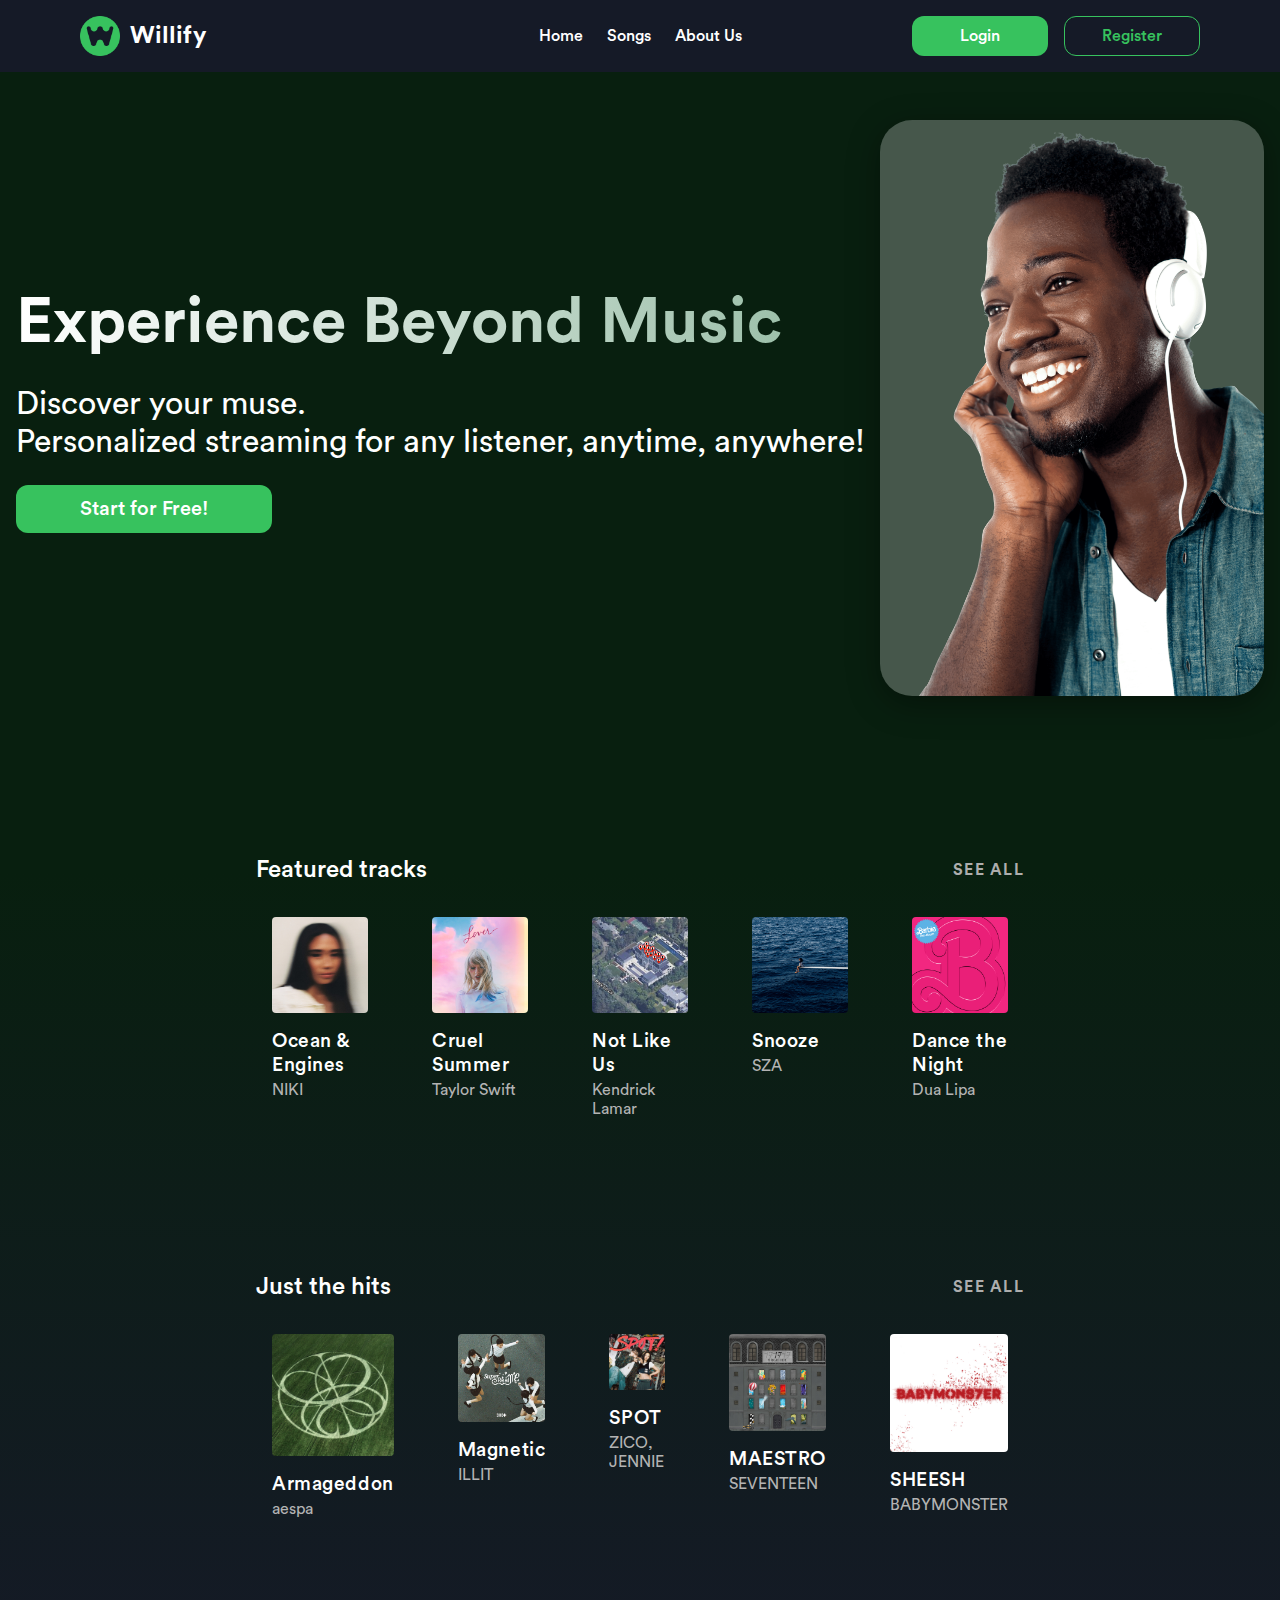
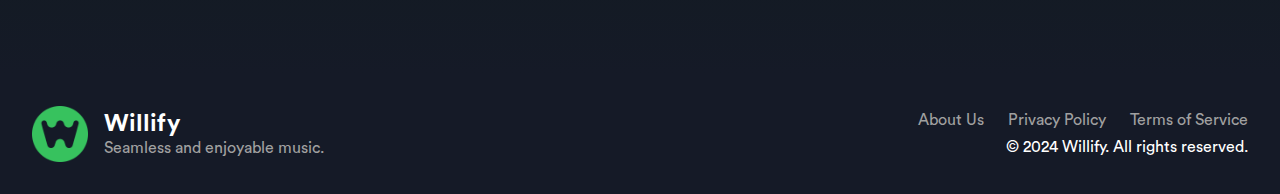
<file: index.html>
<!DOCTYPE html>
<html lang="en">

<head>
    <meta charset="UTF-8">
    <meta name="viewport" content="width=device-width, initial-scale=1.0">
    <title>Willify</title>
    <link rel="stylesheet" href="src/css/styles.css">
    <script type="module" src="src/js/lyrics.js" defer></script>
    <script type="module" src="src/js/database.js" defer></script>
    <script type="module" src="src/js/main.js" defer></script>
</head>

<body>
    <section class="mega-menu"> <!-- Not desktop navbar, mobile/tablet navbar -->
        <div class="mega-menu-content">
            <div class="mega-menu-right">
                <button class="exit-btn">
                    <div class="bar"></div>
                    <div class="bar"></div>
                    <div class="bar"></div>
                </button>
            </div>
            <ul class="mega-menu-links">
                <li><a href="index.html">Home</a></li>
                <li><a href="songs.html">Songs</a></li>
                <li><a href="about.html">About Us</a></li>
            </ul>
            <div class="mega-auth-buttons">
                <button class="login-btn">Login</button>
                <button class="register-btn">Register</button>
            </div>
        </div>
    </section>
    
    <div class="content">
        <header class="header">
            <nav class="navbar">
                <div class="logo-wrapper">
                    <img src="src/images/logo.png" alt="Willify Logo">
                    <a class="logo-text" href="index.html">Willify</a>
                </div>
                <ul class="nav-links">
                    <li><a href="index.html">Home</a></li>
                    <li><a href="songs.html">Songs</a></li>
                    <li><a href="about.html">About Us</a></li>
                </ul>
                <div class="auth-buttons">
                    <button class="login-btn">Login</button>
                    <button class="register-btn">Register</button>
                </div>
                <div class="dropdown-btn">
                    <div class="bar"></div>
                    <div class="bar"></div>
                    <div class="bar"></div>
                </div>
            </nav>
        </header>

        <main>
            <section class="hero">
                <div class="hero-left">
                    <div class="top-hero-left">
                        <h1 class="hero-text">Experience Beyond Music</h1>
                        <p>Discover your muse.<br>
                            Personalized streaming for any listener, anytime, anywhere!
                        </p>
                        <button class="start-button">Start for Free!</button>
                    </div>
                </div>
                <img src="src/images/hero-img.png">
            </section>

            <section class="charts" id="featured-charts">
                <div class="charts-header">
                    <h2>Featured tracks</h2>
                    <a href="songs.html" class="see-all">SEE ALL</a>
                </div>
                <div class="card-container">
                    <div class="card" id="0">
                        <div class="card-image-wrapper">
                            <img src="src/images/album-cover/0.jpg" alt="Chill Mix">
                            <div class="play-button">▶</div>
                        </div>
                        <div class="card-text">
                            <h3>Ocean & Engines</h3>
                            <p>NIKI</p>
                        </div>
                    </div>
                    <div class="card" id="1">
                        <div class="card-image-wrapper">
                            <img src="src/images/album-cover/1.jpg" alt="Cruel Summer">
                            <div class="play-button">▶</div>
                        </div>
                        <div class="card-text">
                            <h3>Cruel Summer</h3>
                            <p>Taylor Swift</p>
                        </div>
                    </div>
                    <div class="card" id="2">
                        <div class="card-image-wrapper">
                            <img src="src/images/album-cover/2.jpg" alt="Vampire">
                            <div class="play-button">▶</div>
                        </div>
                        <div class="card-text">
                            <h3>Not Like Us</h3>
                            <p>Kendrick Lamar</p>
                        </div>
                    </div>
                    <div class="card" id="3">
                        <div class="card-image-wrapper">
                            <img src="src/images/album-cover/3.jpg" alt="Snooze">
                            <div class="play-button">▶</div>
                        </div>
                        <div class="card-text">
                            <h3>Snooze</h3>
                            <p>SZA</p>
                        </div>
                    </div>
                    <div class="card" id="4">
                        <div class="card-image-wrapper">
                            <img src="src/images/album-cover/4.jpg" alt="Dance the Night">
                            <div class="play-button">▶</div>
                        </div>
                        <div class="card-text">
                            <h3>Dance the Night</h3>
                            <p>Dua Lipa</p>
                        </div>
                    </div>
                </div>
            </section>

            <section class="charts" id="hits-charts">
                <div class="charts-header">
                    <h2>Just the hits</h2>
                    <a href="songs.html" class="see-all">SEE ALL</a>
                </div>
                <div class="card-container">
                    <div class="card" id="5">
                        <div class="card-image-wrapper">
                            <img src="src/images/album-cover/5.jpg" alt="Attention">
                            <div class="play-button">▶</div>
                        </div>
                        <div class="card-text">
                            <h3>Armageddon</h3>
                            <p>aespa</p>
                        </div>
                    </div>
                    <div class="card" id="6">
                        <div class="card-image-wrapper">
                            <img src="src/images/album-cover/6.jpg" alt="Sprinter">
                            <div class="play-button">▶</div>
                        </div>
                        <div class="card-text">
                            <h3>Magnetic</h3>
                            <p>ILLIT</p>
                        </div>
                    </div>
                    <div class="card" id="7">
                        <div class="card-image-wrapper">
                            <img src="src/images/album-cover/7.jpg" alt="Despechá">
                            <div class="play-button">▶</div>
                        </div>
                        <div class="card-text">
                            <h3>SPOT</h3>
                            <p>ZICO, JENNIE</p>
                        </div>
                    </div>
                    <div class="card" id="8">
                        <div class="card-image-wrapper">
                            <img src="src/images/album-cover/8.jpg" alt="Karma">
                            <div class="play-button">▶</div>
                        </div>
                        <div class="card-text">
                            <h3>MAESTRO</h3>
                            <p>SEVENTEEN</p>
                        </div>
                    </div>
                    <div class="card" id="9">
                        <div class="card-image-wrapper">
                            <img src="src/images/album-cover/9.jpg" alt="Daylight">
                            <div class="play-button">▶</div>
                        </div>
                        <div class="card-text">
                            <h3>SHEESH</h3>
                            <p>BABYMONSTER</p>
                        </div>
                    </div>
                </div>
            </section>
        </main>

        <footer class="footer">
            <div class="footer-content">
                <div class="left-footer">
                    <img src="src/images/logo.png" alt="Willify Logo">
                    <div>
                        <h1>Willify</h1>
                        <p>Seamless and enjoyable music.</p>
                    </div>
                </div>
                <div class="right-footer">
                    <nav class="footer-nav">
                        <a href="#">About Us</a>
                        <a href="#">Privacy Policy</a>
                        <a href="#">Terms of Service</a>
                    </nav>
                    
                    <p>&copy; 2024 Willify. All rights reserved.</p>
                </div>
            </div>
        </footer>
    </div>
</body>

</html>
</file>
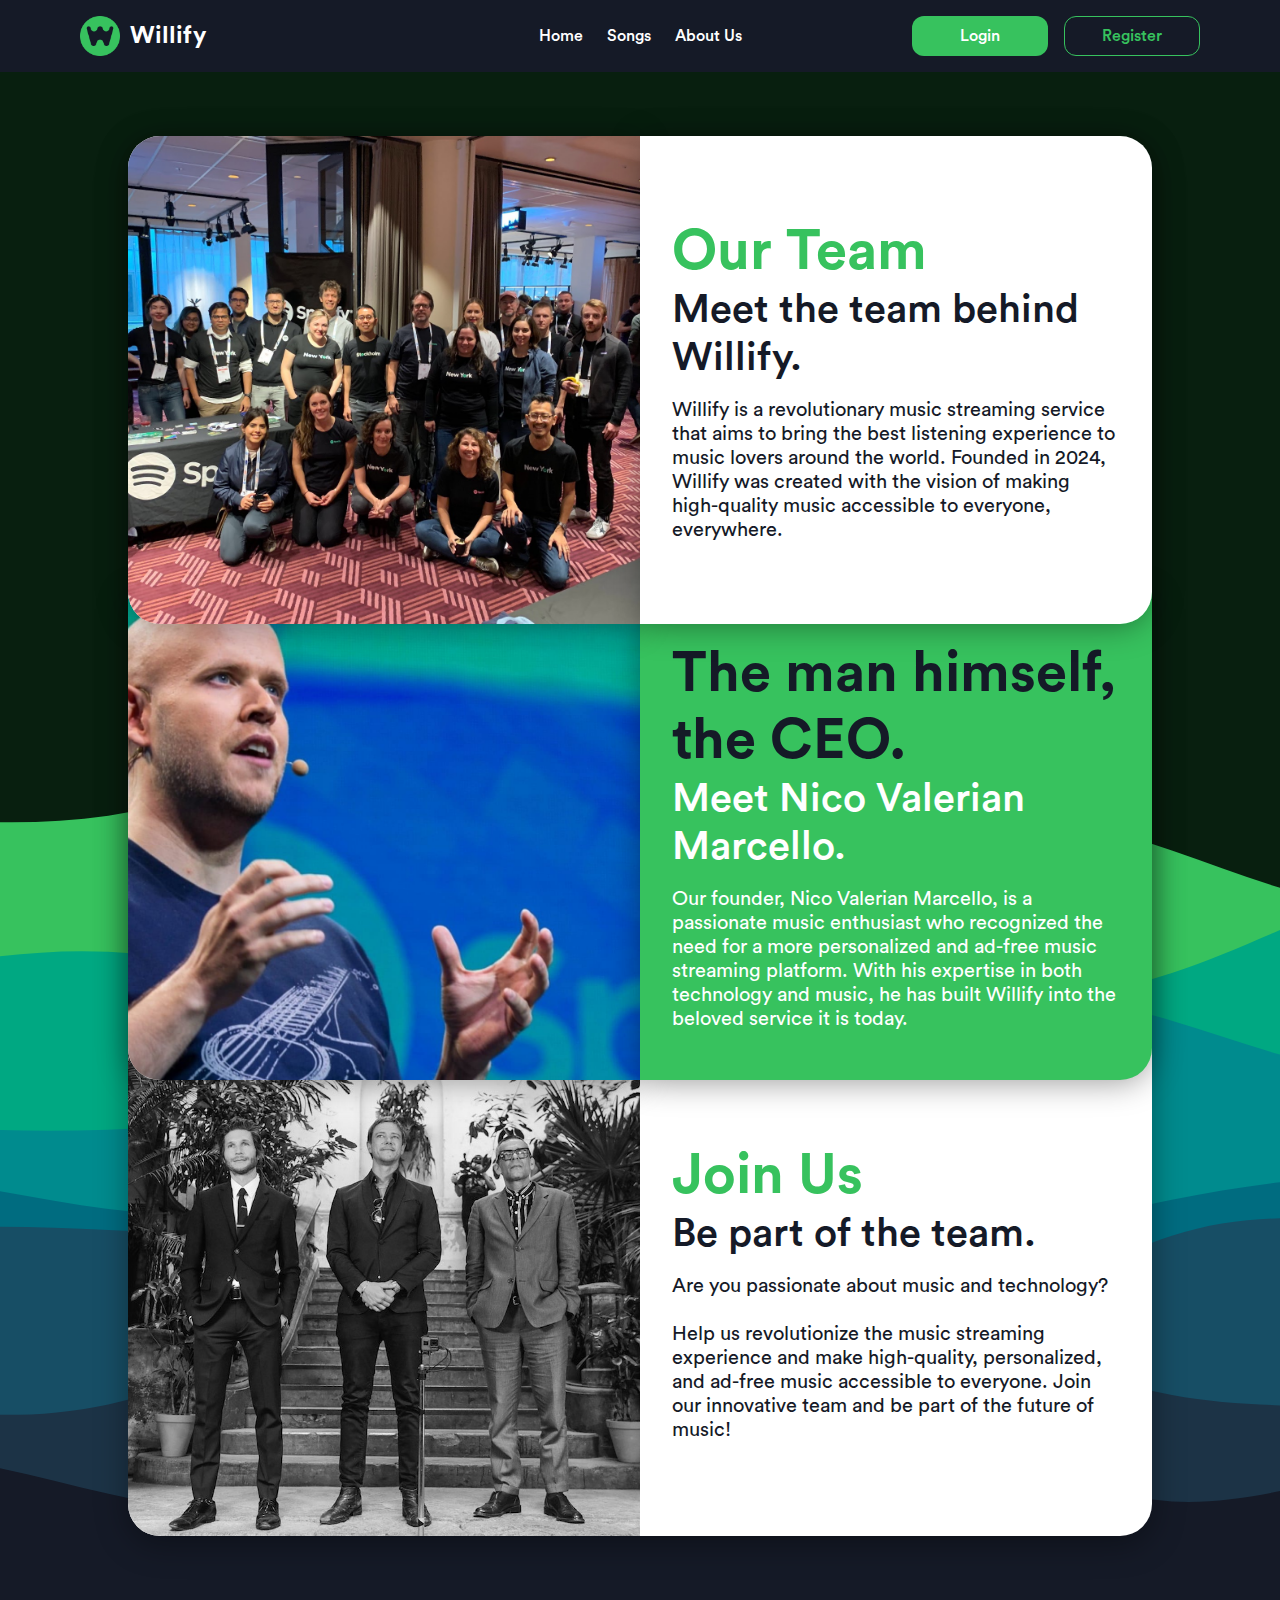
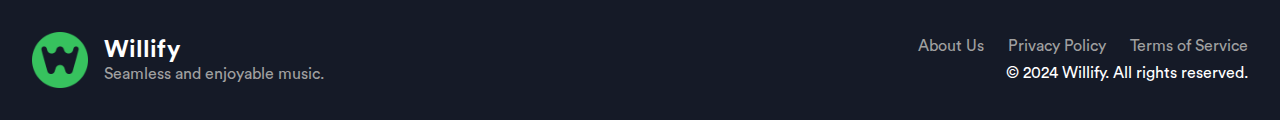
<file: about.html>
<!DOCTYPE html>
<html lang="en">

<head>
    <meta charset="UTF-8">
    <meta name="viewport" content="width=device-width, initial-scale=1.0">
    <title>Willify - About Us</title>
    <link rel="stylesheet" href="src/css/styles.css">
    <script type="module" src="src/js/main.js" defer></script>
</head>

<body>
    <section class="mega-menu"> <!-- Not desktop navbar, mobile/tablet navbar -->
        <div class="mega-menu-content">
            <div class="mega-menu-right">
                <button class="exit-btn">
                    <div class="bar"></div>
                    <div class="bar"></div>
                    <div class="bar"></div>
                </button>
            </div>
            <ul class="mega-menu-links">
                <li><a href="index.html">Home</a></li>
                <li><a href="songs.html">Songs</a></li>
                <li><a href="about.html">About Us</a></li>
            </ul>
            <div class="mega-auth-buttons">
                <button class="login-btn">Login</button>
                <button class="register-btn">Register</button>
            </div>
        </div>
    </section>

    <div class="content">
        <header class="header">
            <nav class="navbar">
                <div class="logo-wrapper">
                    <img src="src/images/logo.png" alt="Willify Logo">
                    <a class="logo-text" href="index.html">Willify</a>
                </div>
                <ul class="nav-links">
                    <li><a href="index.html">Home</a></li>
                    <li><a href="songs.html">Songs</a></li>
                    <li><a href="about.html">About Us</a></li>
                </ul>
                <div class="auth-buttons">
                    <button class="login-btn">Login</button>
                    <button class="register-btn">Register</button>
                </div>
                <div class="dropdown-btn">
                    <div class="bar"></div>
                    <div class="bar"></div>
                    <div class="bar"></div>
                </div>
            </nav>
        </header>

        <main>
            <div class="about-us-wrapper layered-waves-bg l-w-bg">
                <div class="about-us-card">
                    <div class="top-card">
                        <div class="about-us-left">
                            <img src="src/images/team.jpg" alt="Willify Team" class="willify-team-img">
                        </div>
                        <div class="about-us-right">
                            <div class="about-team">
                                <div class="right-header about-team-header">
                                    <h1>Our Team</h1>
                                    <h2>Meet the team behind Willify.</h2>
                                </div>
                                <div class="right-text about-team-text">
                                    <p>Willify is a revolutionary music streaming service that aims to bring the best listening experience to music lovers around the world. Founded in 2024, Willify was created with the vision of making high-quality music accessible to everyone, everywhere.</p>
                                </div>
                            </div>
                        </div>
                    </div>
                    <div class="mid-card">
                        <div class="about-us-left">
                            <img src="src/images/ceo.jpg" alt="Willify Ceo">
                        </div>
                        <div class="about-us-right">
                            <div class="about-ceo">
                                <div class="right-header ceo-header">
                                    <h1>The man himself, the CEO.</h1>
                                    <h2>Meet Nico Valerian Marcello.</h2>
                                </div>
                                <div class="right-text ceo-text">
                                    <p>Our founder, Nico Valerian Marcello, is a passionate music enthusiast who recognized the need for a more personalized and ad-free music streaming platform. With his expertise in both technology and music, he has built Willify into the beloved service it is today.</p>
                                </div>
                            </div>
                        </div>
                    </div>
                    <div class="bottom-card">
                        <div class="about-us-left">
                            <img src="src/images/recruit.jpg" alt="Willify Ceo">
                        </div>
                        <div class="about-us-right">
                            <div class="about-recruit">
                                <div class="right-header recruit-header">
                                    <h1>Join Us</h1>
                                    <h2>Be part of the team.</h2>
                                </div>
                                <div class="right-text recruit-text">
                                    <p>Are you passionate about music and technology?<br><br>Help us revolutionize the music streaming experience and make high-quality, personalized, and ad-free music accessible to everyone. Join our innovative team and be part of the future of music!</p>
                                </div>
                            </div>
                        </div>
                    </div>
                </div>
            </div> 
        </main>

        <footer class="footer">
            <div class="footer-content">
                <div class="left-footer">
                    <img src="src/images/logo.png" alt="Willify Logo">
                    <div>
                        <h1>Willify</h1>
                        <p>Seamless and enjoyable music.</p>
                    </div>
                </div>
                <div class="right-footer">
                    <nav class="footer-nav">
                        <a href="#">About Us</a>
                        <a href="#">Privacy Policy</a>
                        <a href="#">Terms of Service</a>
                    </nav>
                    
                    <p>&copy; 2024 Willify. All rights reserved.</p>
                </div>
            </div>
        </footer>
    </div>
</body>

</html>
</file>
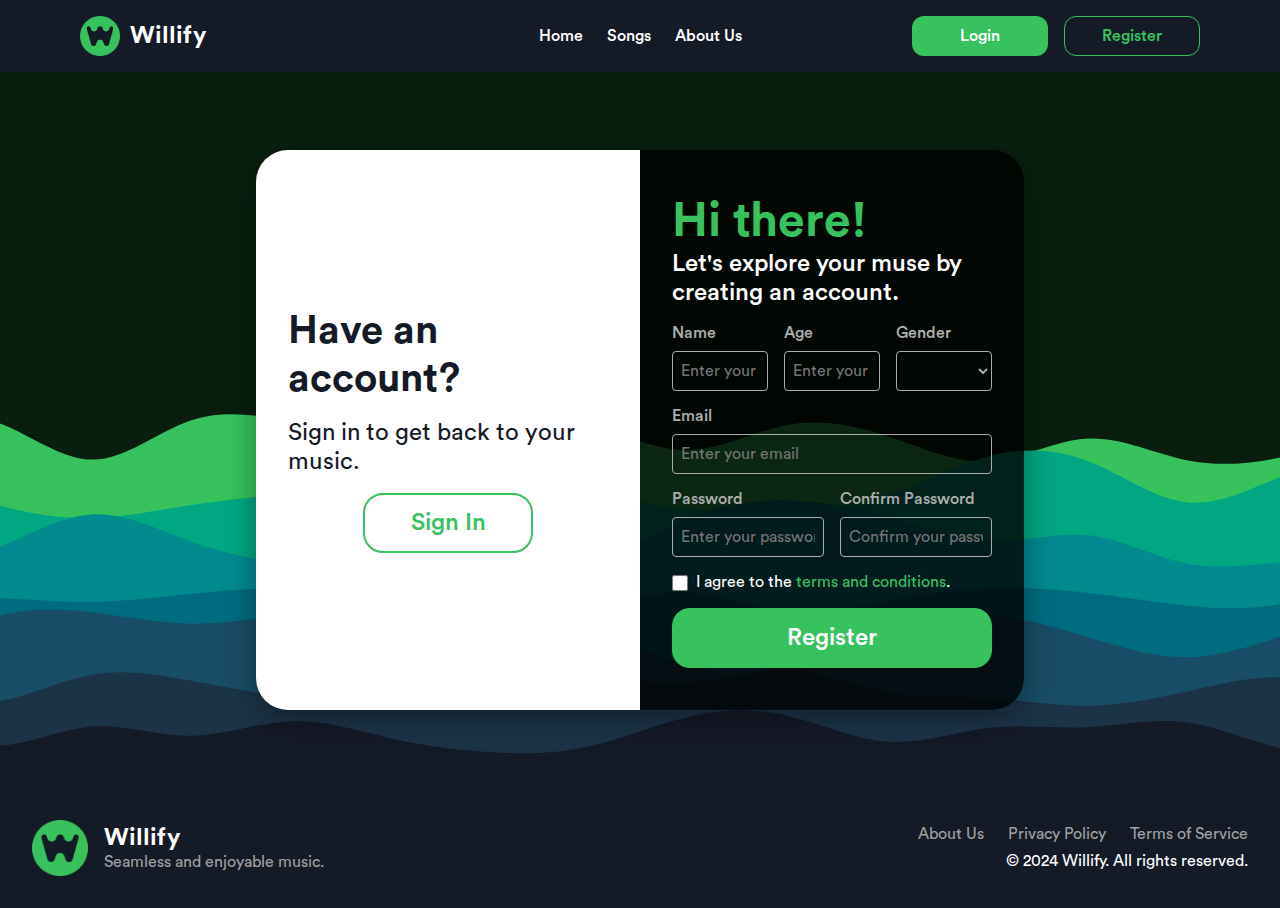
<file: register.html>
<!DOCTYPE html>
<html lang="en">

<head>
    <meta charset="UTF-8">
    <meta name="viewport" content="width=device-width, initial-scale=1.0">
    <title>Willify - Register</title>
    <link rel="stylesheet" href="src/css/styles.css">
    <script type="module" src="src/js/main.js" defer></script>
    <script type="module" src="src/js/register.js" defer></script>
</head>

<body>
    <section class="mega-menu"> <!-- Not desktop navbar, mobile/tablet navbar -->
        <div class="mega-menu-content">
            <div class="mega-menu-right">
                <button class="exit-btn">
                    <div class="bar"></div>
                    <div class="bar"></div>
                    <div class="bar"></div>
                </button>
            </div>
            <ul class="mega-menu-links">
                <li><a href="index.html">Home</a></li>
                <li><a href="songs.html">Songs</a></li>
                <li><a href="about.html">About Us</a></li>
            </ul>
            <div class="mega-auth-buttons">
                <button class="login-btn">Login</button>
                <button class="register-btn">Register</button>
            </div>
        </div>
    </section>
    
    <div class="content">
        <header class="header">
            <nav class="navbar">
                <div class="logo-wrapper">
                    <img src="src/images/logo.png" alt="Willify Logo">
                    <a class="logo-text" href="index.html">Willify</a>
                </div>
                <ul class="nav-links">
                    <li><a href="index.html">Home</a></li>
                    <li><a href="songs.html">Songs</a></li>
                    <li><a href="about.html">About Us</a></li>
                </ul>
                <div class="auth-buttons">
                    <button class="login-btn">Login</button>
                    <button class="register-btn">Register</button>
                </div>
                <div class="dropdown-btn">
                    <div class="bar"></div>
                    <div class="bar"></div>
                    <div class="bar"></div>
                </div>
            </nav>
        </header>

        <main>
            <div class="register-wrapper layered-waves-bg l-w-bg">
                <div class="register-card">
                    <div class="left-register">
                        <h1>Have an account?</h1>
                        <p>Sign in to get back to your music.</p>
                        <button class="login-btn">Sign In</button>
                    </div>
                    <div class="right-register">
                        <div>
                            <h1>Hi there!</h1>
                            <h2>Let's explore your muse by creating an account.</h2>
                        </div>
                        <form class="form-wrapper">
                            <div class="register-form">
                                <div class="personal-info">
                                    <div class="form-group" id="name-form">
                                        <label for="name">Name</label>
                                        <input type="text" id="name" name="name" required placeholder="Enter your name">    
                                    </div>
                                    <div class="form-group" id="age-form">
                                        <label for="age">Age</label>
                                        <input type="text" id="age" name="age" required placeholder="Enter your age">
                                    </div>
                                    <div class="form-group" id="gender-form">
                                        <label for="gender">Gender</label>
                                        <select id="gender" name="gender" required>
                                            <option value="" disabled selected></option>
                                            <option value="male">Male</option>
                                            <option value="female">Female</option>
                                            <option value="other">Other</option>
                                        </select>
                                    </div>
                                </div>

                                <div class="form-group" id="email-form">
                                    <label for="email">Email</label>
                                    <input type="email" id="email" name="email" required placeholder="Enter your email">
                                </div>    

                                <div class="password-inputs">
                                    <div class="form-group" id="pass-form">
                                        <label for="password">Password</label>
                                        <input type="password" id="password" name="password" required placeholder="Enter your password">
                                    </div>
                                    <div class="form-group" id="conf-pass-form">
                                        <label for="confirm-password">Confirm Password</label>
                                        <input type="password" id="confirm-password" name="confirm-password" required placeholder="Confirm your password">
                                    </div>
                                </div>
                            </div>
                            <div class="checkbox-group">
                                <input type="checkbox" id="terms" name="terms" required>
                                <label for="terms" class="terms-label">I agree to the <span class="t-n-c">terms and conditions</span>.</label>
                            </div>
                            <button type="submit">Register</button>
                        </form>
                    </div>
                </div>
            </div>
        </main>

        <footer class="footer">
            <div class="footer-content">
                <div class="left-footer">
                    <img src="src/images/logo.png" alt="Willify Logo">
                    <div>
                        <h1>Willify</h1>
                        <p>Seamless and enjoyable music.</p>
                    </div>
                </div>
                <div class="right-footer">
                    <nav class="footer-nav">
                        <a href="#">About Us</a>
                        <a href="#">Privacy Policy</a>
                        <a href="#">Terms of Service</a>
                    </nav>
                    
                    <p>&copy; 2024 Willify. All rights reserved.</p>
                </div>
            </div>
        </footer>
    </div>
</body>

</html>
</file>
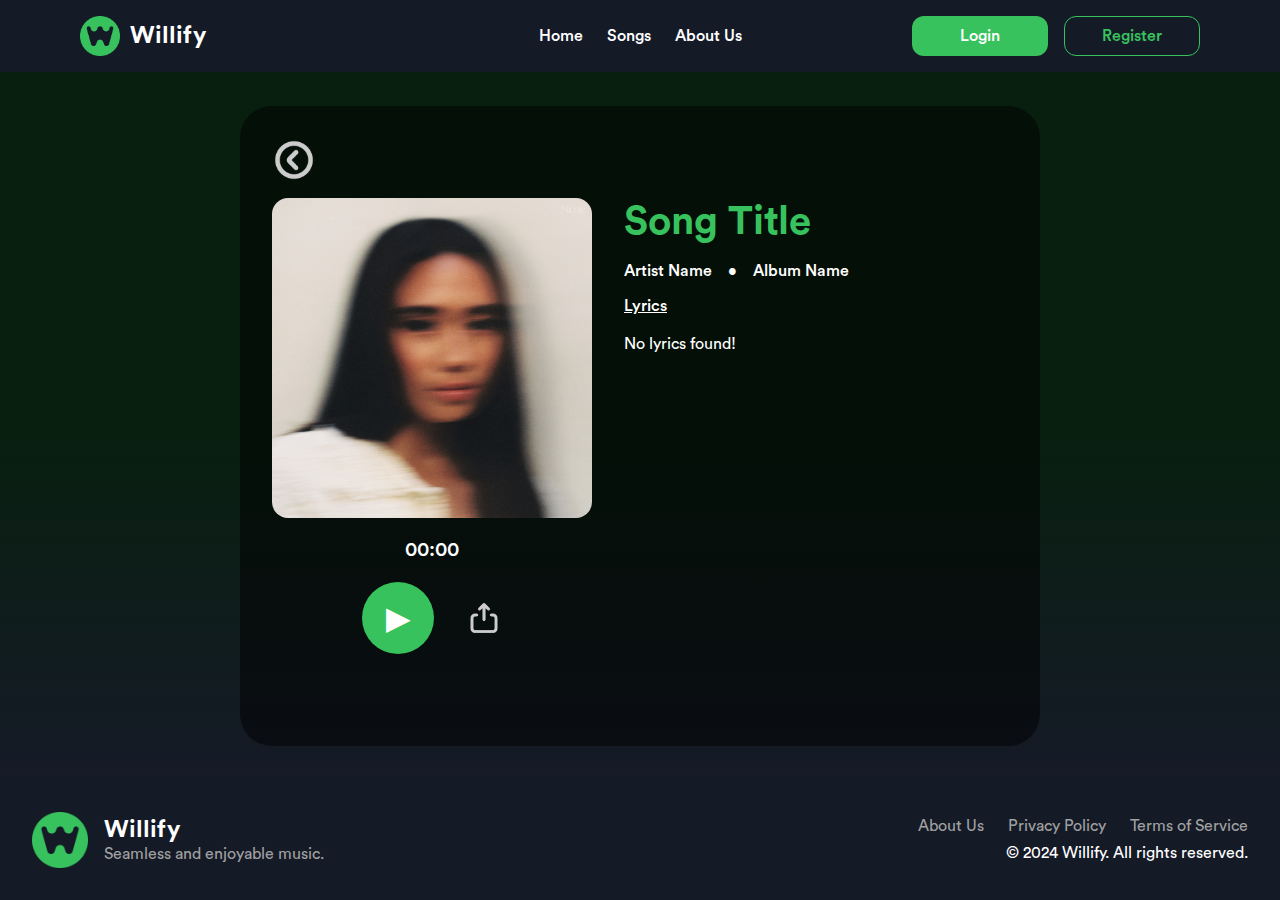
<file: songDetail.html>
<!DOCTYPE html>
<html lang="en">

<head>
    <meta charset="UTF-8">
    <meta name="viewport" content="width=device-width, initial-scale=1.0">
    <title>Willify - Song Detail</title>
    <link rel="stylesheet" href="src/css/styles.css">
    <script type="module" src="src/js/main.js" defer></script>
    <script type="module" src="src/js/songDetail.js" defer></script>
</head>

<body>
    <section class="mega-menu"> <!-- Not desktop navbar, mobile/tablet navbar -->
        <div class="mega-menu-content">
            <div class="mega-menu-right">
                <button class="exit-btn">
                    <div class="bar"></div>
                    <div class="bar"></div>
                    <div class="bar"></div>
                </button>
            </div>
            <ul class="mega-menu-links">
                <li><a href="index.html">Home</a></li>
                <li><a href="songs.html">Songs</a></li>
                <li><a href="about.html">About Us</a></li>
            </ul>
            <div class="mega-auth-buttons">
                <button class="login-btn">Login</button>
                <button class="register-btn">Register</button>
            </div>
        </div>
    </section>

    <div class="content">
        <header class="header">
            <nav class="navbar">
                <div class="logo-wrapper">
                    <img src="src/images/logo.png" alt="Willify Logo">
                    <a class="logo-text" href="index.html">Willify</a>
                </div>
                <ul class="nav-links">
                    <li><a href="indef:\Downloads\share-button-svgrepo-com.pngx.html">Home</a></li>
                    <li><a href="songs.html">Songs</a></li>
                    <li><a href="about.html">About Us</a></li>
                </ul>
                <div class="auth-buttons">
                    <button class="login-btn">Login</button>
                    <button class="register-btn">Register</button>
                </div>
                <div class="dropdown-btn">
                    <div class="bar"></div>
                    <div class="bar"></div>
                    <div class="bar"></div>
                </div>
            </nav>
        </header>

        <main>
            <div class="song-detail">
                <div class="detail-card">
                    <img class="back-arrow-btn" src="src/images/back-arrow.png">
                    <div class="left-right-detail">
                        <div class="left-detail-card">
                            <img class="album-cover-img" src="src/images/album-cover/0.jpg" alt="Song Image">
                            <p class="song-duration">00:00</p>
                            <div class="detail-buttons">
                                <button class="play-btn-detail">▶</button>
                                <img src="src/images/share-button.png" alt="Share Button" class="share-button"></svg>
                            </div>
                        </div>
                        <div class="right-detail-card">
                            <h1 class="song-title">Song Title</h1>
                            <div class="artist-album">
                                <h2 class="artist-subtitle">Artist Name</h2>
                                <h2> • </h2>
                                <h2 class="album-subtitle">Album Name</h2>
                            </div>
                            <h2 class="lyrics-subtitle">Lyrics</h2>
                            <div class="song-lyrics">
                                <div class="lyrics-text">
                                    No lyrics found!
                                </div>
                            </div>
                        </div>
                    </div>
                </div>
            </div>
        </main>

        <footer class="footer">
            <div class="footer-content">
                <div class="left-footer">
                    <img src="src/images/logo.png" alt="Willify Logo">
                    <div>
                        <h1>Willify</h1>
                        <p>Seamless and enjoyable music.</p>
                    </div>
                </div>
                <div class="right-footer">
                    <nav class="footer-nav">
                        <a href="#">About Us</a>
                        <a href="#">Privacy Policy</a>
                        <a href="#">Terms of Service</a>
                    </nav>
                    
                    <p>&copy; 2024 Willify. All rights reserved.</p>
                </div>
            </div>
        </footer>
    </div>
</body>

</html>
</file>
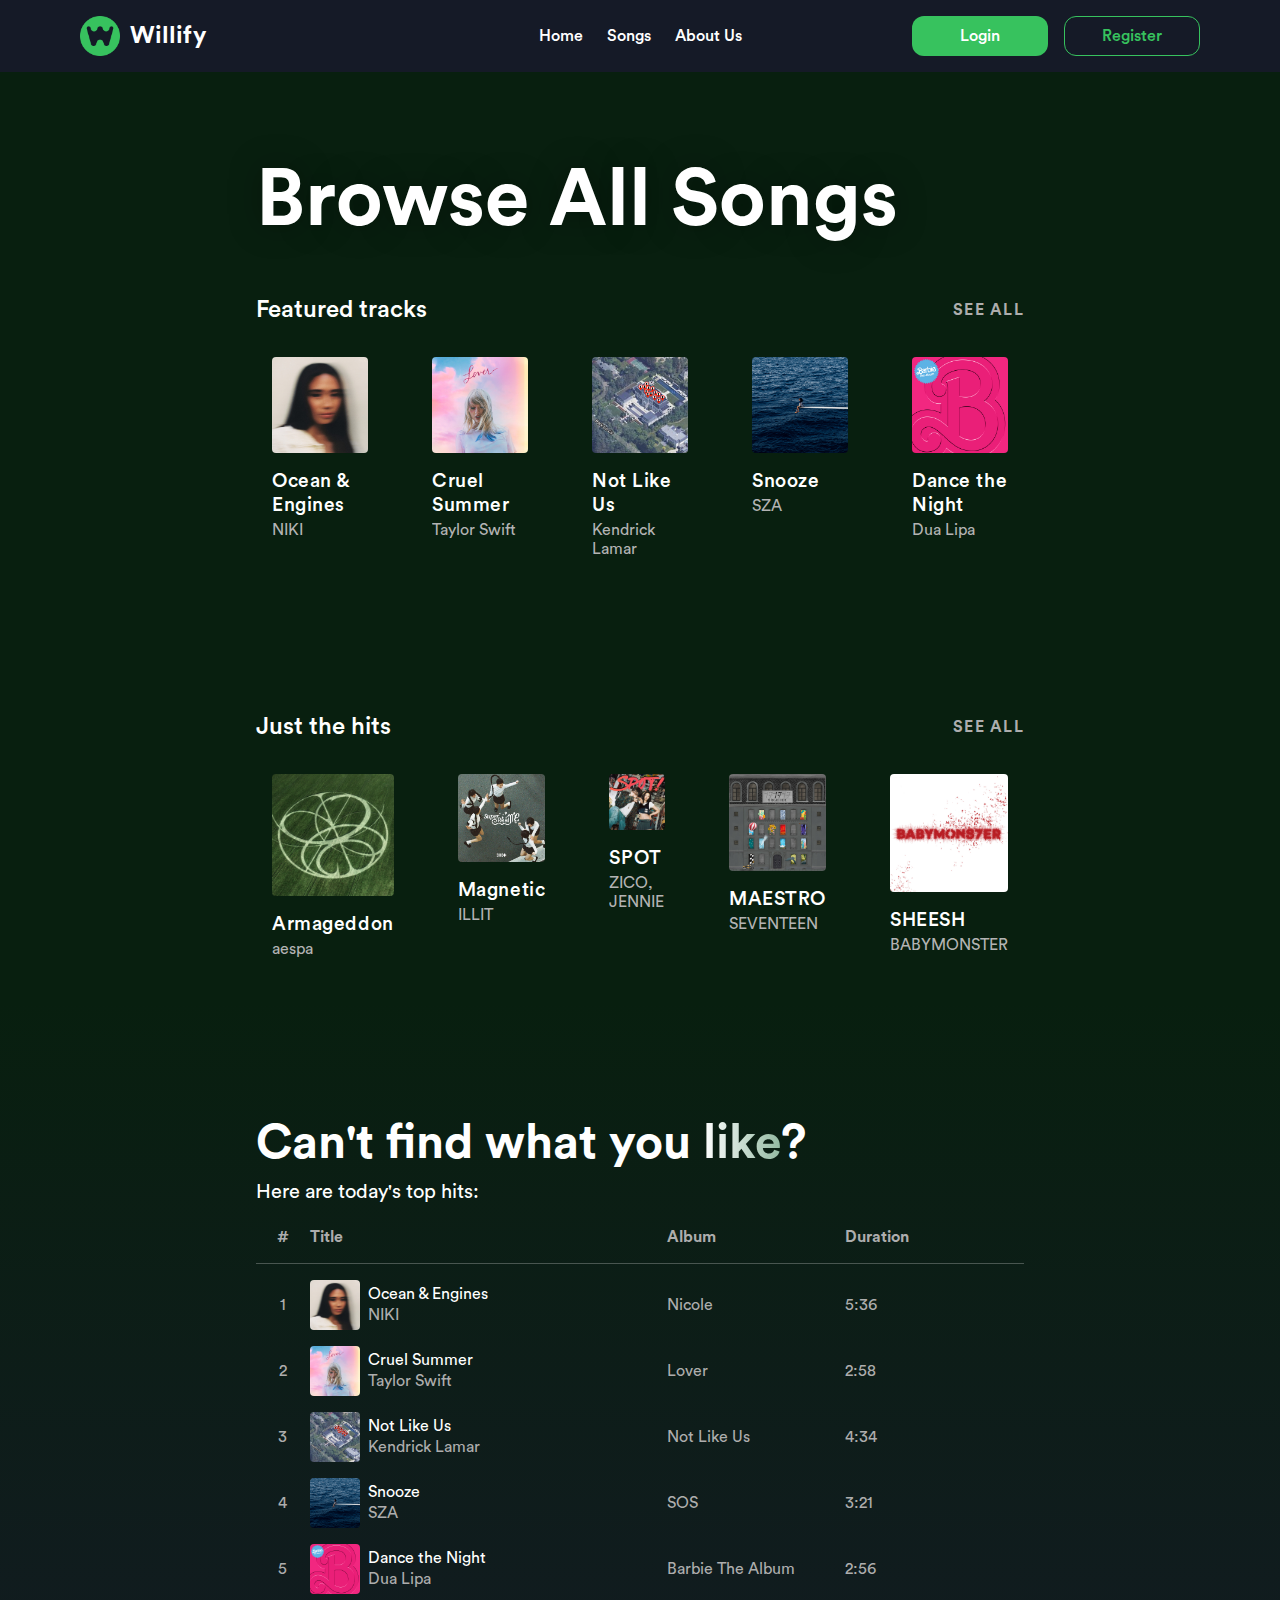
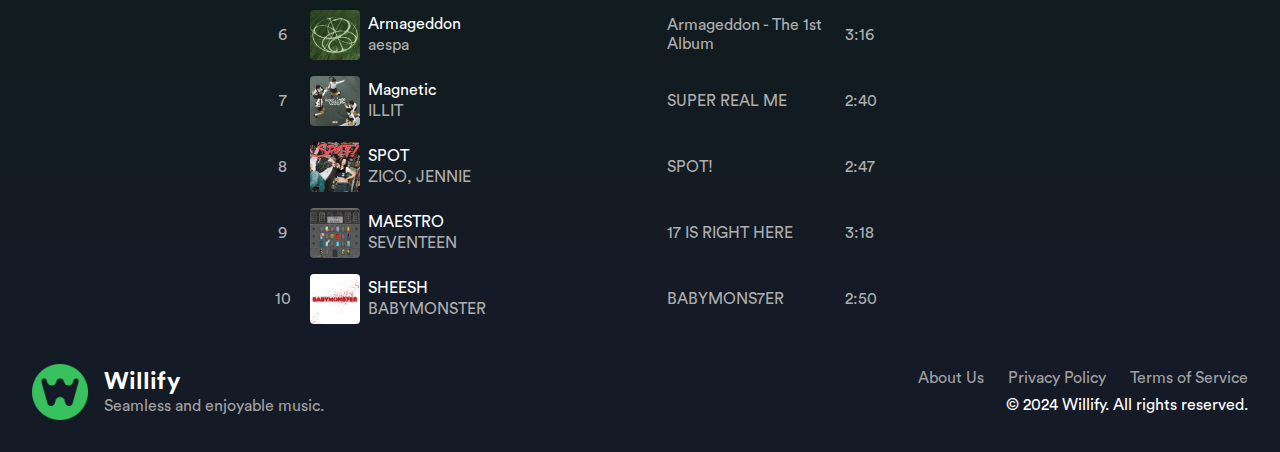
<file: songs.html>
<!DOCTYPE html>
<html lang="en">

<head>
    <meta charset="UTF-8">
    <meta name="viewport" content="width=device-width, initial-scale=1.0">
    <title>Willify - Songs</title>
    <link rel="stylesheet" href="src/css/styles.css">
    <script type="module" src="src/js/lyrics.js" defer></script>
    <script type="module" src="src/js/database.js" defer></script>
    <script type="module" src="src/js/songs.js" defer></script>
    <script type="module" src="src/js/main.js" defer></script>
</head>

<body>
    <section class="mega-menu"> <!-- Not desktop navbar, mobile/tablet navbar -->
        <div class="mega-menu-content">
            <div class="mega-menu-right">
                <button class="exit-btn">
                    <div class="bar"></div>
                    <div class="bar"></div>
                    <div class="bar"></div>
                </button>
            </div>
            <ul class="mega-menu-links">
                <li><a href="index.html">Home</a></li>
                <li><a href="songs.html">Songs</a></li>
                <li><a href="about.html">About Us</a></li>
            </ul>
            <div class="mega-auth-buttons">
                <button class="login-btn">Login</button>
                <button class="register-btn">Register</button>
            </div>
        </div>
    </section>
    
    <div class="content"> <!-- Desktop navbar -->
        <header class="header">
            <nav class="navbar">
                <div class="logo-wrapper">
                    <img src="src/images/logo.png" alt="Willify Logo">
                    <a class="logo-text" href="index.html">Willify</a>
                </div>
                <ul class="nav-links">
                    <li><a href="index.html">Home</a></li>
                    <li><a href="songs.html">Songs</a></li>
                    <li><a href="about.html">About Us</a></li>
                </ul>
                <div class="auth-buttons">
                    <button class="login-btn">Login</button>
                    <button class="register-btn">Register</button>
                </div>
                <div class="dropdown-btn">
                    <div class="bar"></div>
                    <div class="bar"></div>
                    <div class="bar"></div>
                </div>
            </nav>
        </header>

        <main>
            <div class="grad-bg">
                <div class="top-text">
                    <h1>Browse All Songs</h1>
                </div>
                <section class="charts" id="featured-charts">
                    <div class="charts-header">
                        <h2>Featured tracks</h2>
                        <a href="songs.html" class="see-all">SEE ALL</a>
                    </div>
                    <div class="card-container">
                        <div class="card" id="0">
                            <div class="card-image-wrapper">
                                <img src="src/images/album-cover/0.jpg" alt="Chill Mix">
                                <div class="play-button">▶</div>
                            </div>
                            <div class="card-text">
                                <h3>Ocean & Engines</h3>
                                <p>NIKI</p>
                            </div>
                        </div>
                        <div class="card" id="1">
                            <div class="card-image-wrapper">
                                <img src="src/images/album-cover/1.jpg" alt="Cruel Summer">
                                <div class="play-button">▶</div>
                            </div>
                            <div class="card-text">
                                <h3>Cruel Summer</h3>
                                <p>Taylor Swift</p>
                            </div>
                        </div>
                        <div class="card" id="2">
                            <div class="card-image-wrapper">
                                <img src="src/images/album-cover/2.jpg" alt="Vampire">
                                <div class="play-button">▶</div>
                            </div>
                            <div class="card-text">
                                <h3>Not Like Us</h3>
                                <p>Kendrick Lamar</p>
                            </div>
                        </div>
                        <div class="card" id="3">
                            <div class="card-image-wrapper">
                                <img src="src/images/album-cover/3.jpg" alt="Snooze">
                                <div class="play-button">▶</div>
                            </div>
                            <div class="card-text">
                                <h3>Snooze</h3>
                                <p>SZA</p>
                            </div>
                        </div>
                        <div class="card" id="4">
                            <div class="card-image-wrapper">
                                <img src="src/images/album-cover/4.jpg" alt="Dance the Night">
                                <div class="play-button">▶</div>
                            </div>
                            <div class="card-text">
                                <h3>Dance the Night</h3>
                                <p>Dua Lipa</p>
                            </div>
                        </div>
                    </div>
                </section>
    
                <section class="charts" id="hits-charts">
                    <div class="charts-header">
                        <h2>Just the hits</h2>
                        <a href="songs.html" class="see-all">SEE ALL</a>
                    </div>
                    <div class="card-container">
                        <div class="card" id="5">
                            <div class="card-image-wrapper">
                                <img src="src/images/album-cover/5.jpg" alt="Attention">
                                <div class="play-button">▶</div>
                            </div>
                            <div class="card-text">
                                <h3>Armageddon</h3>
                                <p>aespa</p>
                            </div>
                        </div>
                        <div class="card" id="6">
                            <div class="card-image-wrapper">
                                <img src="src/images/album-cover/6.jpg" alt="Sprinter">
                                <div class="play-button">▶</div>
                            </div>
                            <div class="card-text">
                                <h3>Magnetic</h3>
                                <p>ILLIT</p>
                            </div>
                        </div>
                        <div class="card" id="7">
                            <div class="card-image-wrapper">
                                <img src="src/images/album-cover/7.jpg" alt="Despechá">
                                <div class="play-button">▶</div>
                            </div>
                            <div class="card-text">
                                <h3>SPOT</h3>
                                <p>ZICO, JENNIE</p>
                            </div>
                        </div>
                        <div class="card" id="8">
                            <div class="card-image-wrapper">
                                <img src="src/images/album-cover/8.jpg" alt="Karma">
                                <div class="play-button">▶</div>
                            </div>
                            <div class="card-text">
                                <h3>MAESTRO</h3>
                                <p>SEVENTEEN</p>
                            </div>
                        </div>
                        <div class="card" id="9">
                            <div class="card-image-wrapper">
                                <img src="src/images/album-cover/9.jpg" alt="Daylight">
                                <div class="play-button">▶</div>
                            </div>
                            <div class="card-text">
                                <h3>SHEESH</h3>
                                <p>BABYMONSTER</p>
                            </div>
                        </div>
                    </div>
                </section>
            </div>
            <div class="table-section">
                <div class="top-text">
                    <h1>Can't find what you <span>like</span>?</h1>
                    <h2>Here are today's top hits:</h2>
                </div>
                <div class="table-container">
                    <div class="table-row-header">
                        <div class="cell" id="header-number">#</div>
                        <div class="cell" id="header-title">Title</div>
                        <div class="cell" id="header-album">Album</div>
                        <div class="cell" id="header-duration">Duration</div>
                    </div>
                </div>
            </div>
        </main>

        <footer class="footer">
            <div class="footer-content">
                <div class="left-footer">
                    <img src="src/images/logo.png" alt="Willify Logo">
                    <div>
                        <h1>Willify</h1>
                        <p>Seamless and enjoyable music.</p>
                    </div>
                </div>
                <div class="right-footer">
                    <nav class="footer-nav">
                        <a href="#">About Us</a>
                        <a href="#">Privacy Policy</a>
                        <a href="#">Terms of Service</a>
                    </nav>
                    
                    <p>&copy; 2024 Willify. All rights reserved.</p>
                </div>
            </div>
        </footer>
    </div>
</body>

</html>
</file>
<file: src/css/styles.css>
*,
*::before,
*::after {
    box-sizing: border-box;
    margin: 0;
    padding: 0;
    font: inherit;
}

@font-face {
    font-family: 'CircularStd';
    src: url('../../fonts/CircularStd-Black.otf') format('opentype');
    font-weight: 900;
    font-style: normal;
}

@font-face {
    font-family: 'CircularStd';
    src: url('../../fonts/CircularStd-BlackItalic.otf') format('opentype');
    font-weight: 900;
    font-style: italic;
}

@font-face {
    font-family: 'CircularStd';
    src: url('../../fonts/CircularStd-Bold.otf') format('opentype');
    font-weight: 700;
    font-style: normal;
}

@font-face {
    font-family: 'CircularStd';
    src: url('../../fonts/CircularStd-BoldItalic.otf') format('opentype');
    font-weight: 700;
    font-style: italic;
}

@font-face {
    font-family: 'CircularStd';
    src: url('../../fonts/CircularStd-Book.otf') format('opentype');
    font-weight: 400;
    font-style: normal;
}

@font-face {
    font-family: 'CircularStd';
    src: url('../../fonts/CircularStd-BookItalic.otf') format('opentype');
    font-weight: 400;
    font-style: italic;
}

@font-face {
    font-family: 'CircularStd';
    src: url('../../fonts/CircularStd-Medium.otf') format('opentype');
    font-weight: 500;
    font-style: normal;
}

@font-face {
    font-family: 'CircularStd';
    src: url('../../fonts/CircularStd-MediumItalic.otf') format('opentype');
    font-weight: 500;
    font-style: italic;
}

:root {
    --dark-green: #151A27;
    --mid-green: #081F0F;
    --light-green: #37C25E;
}

body {
    overflow-x: hidden;
    font-family: 'CircularStd', sans-serif;
    min-height: 100vh;
}

img,
picture,
svg,
video {
    display: block;
    max-width: 100%;
}

::-webkit-scrollbar {
    width: 10px;
  }

::-webkit-scrollbar-track {
    background: #f1f1f1; 
}

::-webkit-scrollbar-thumb {
    background: #888; 
}

::-webkit-scrollbar-thumb:hover {
    background: #555; 
}

.header {
    width: 100%;
    height: 4.5rem;
}

.content {
    display: flex;
    flex-direction: column;
    align-items: center;
    width: 100%;
}

.navbar {
    display: flex;
    justify-content: space-between;
    align-items: center;
    width: 100%;
    padding: 1rem 5rem;
    height: 4.5rem;
    background-color: var(--dark-green);
    position: fixed;
    overflow: hidden;
    z-index: 1000;
}

.logo-wrapper {
    display: flex;
    align-items: center;
    gap: 0.625rem;
    min-width: 20rem;
}

.logo-wrapper img {
    width: 2.5rem;
    height: 2.5rem;
}

.logo-wrapper .logo-text {
    color: white;
    font-size: 1.5rem;
    font-weight: 700;
    text-decoration: none;
}

.nav-links {
    display: flex;
    justify-content: center;
    align-items: center;
    gap: 1.5rem;
    list-style: none;
    min-width: 20rem;
}

.nav-links li a {
    color: white;
    font-size: 1rem;
    font-weight: 500;
    text-decoration: none;
    transition: 0.25s;
}

.nav-links li a:hover {
    color: var(--light-green);
}

.auth-buttons {
    display: flex;
    justify-content: flex-end;
    align-items: flex-end;
    gap: 1rem;
    min-width: 20rem;
}

.auth-buttons button {
    display: flex;
    align-items: center;
    justify-content: center;
    border: none;
    border-radius: 0.75rem;
    width: 8.5rem;
    height: 2.5rem;
    cursor: pointer;
    font-size: 1rem;
    font-weight: 500;
    transition: 0.1s;
}

button.login-btn {
    background-color: var(--light-green);
    color: white;
}

button.register-btn {
    background-color: transparent;
    border: var(--light-green) 1px solid;
    color: var(--light-green);
}

.auth-buttons button:hover {
    transform: scale(1.025);
}

.auth-buttons button:active {
    transform: scale(1);
}

.footer {
    width: 100%;
}

.footer-content {
    display: flex;
    justify-content: space-between;
    align-items: center;
    width: 100%;
    background-color: var(--dark-green);
    color: white;
}

.left-footer {
    display: flex;
    flex-direction: row;
    align-items: center;
    gap: 1rem;
    padding: 2rem;
}

.left-footer img {
    width: 3.5rem;
    height: 3.5rem;
}

.left-footer h1 {
    font-size: 1.5rem;
    font-weight: 700;
}

.left-footer p {
    font-size: 1rem;
    font-weight: 300;
    color: rgb(160, 160, 160);
}

.right-footer {
    display: flex;
    flex-direction: column;
    align-items: flex-end;
    gap: 0.5rem;
    padding: 2rem;
}

.footer-nav {
    display: flex;
    gap: 1.5rem;
}

.right-footer a {
    color: rgb(160, 160, 160);
    font-size: 1rem;
    font-weight: 300;
    text-decoration: none;
    transition: 0.25s;
}

.right-footer a:hover {
    color: white;
}

.right-footer p {
    color: white;
    font-size: 1rem;
    font-weight: 300;
}

.dropdown-btn, .mega-menu {
    display: none;
}

main {
    display: flex;
    flex-direction: column;
    align-items: center;
    width: 100%;
    background: linear-gradient(180deg, rgba(8,31,15,1) 50%, rgba(21,26,39,1) 100%);
}

.hero {
    display: flex;
    flex-direction: row;
    justify-content: space-evenly;
    align-items: center;
    width: 100%;
    padding: 3rem 0;
    margin-bottom: 4rem;
}

.hero-left {
    display: flex;
    flex-direction: column;
    align-items: center;
    gap: 1rem;
}

.top-hero-left {
    display: flex;
    flex-direction: column;
    gap: 1.5rem;
}

.hero h1 {
    font-size: 4rem;
    font-weight: 700;
    text-align: left;
    --bg-size: 400%;
    --color-one: rgb(255, 255, 255);
    --color-two: rgb(39, 116, 68);
    background: linear-gradient(90deg,
            var(--color-one),
            var(--color-two),
            var(--color-one)) 0 0 / var(--bg-size) 100%;
    color: transparent;
    background-clip: text;
    animation: move-bg 10s infinite linear;
}

@keyframes move-bg { 
    to {
      background-position: var(--bg-size) 0;
    }
  }

.hero p {
    color: white;
    font-size: 2rem;
    font-weight: 300;
    text-align: left;
}

.hero img {
    height: 36rem;
    width: 24rem;
    background: rgba(255, 255, 255, 0.25);
    box-shadow: 0 8px 32px 0 rgba(0, 0, 0, 0.37);
    border-radius: 32px;
}

.start-button {
    display: flex;
    align-items: center;
    justify-content: center;
    width: 16rem;
    height: 3rem;
    background-color: var(--light-green);
    color: white;
    font-size: 1.25rem;
    font-weight: 500;
    border: none;
    border-radius: 0.75rem;
    cursor: pointer;
    transition: 0.1s;
}

.start-button:hover {
    transform: scale(1.025);
}

.start-button:active {
    transform: scale(1);
}

.feature-list {
    margin-top: 3rem;
    width: 75%;
    display: grid;
    justify-items: center;
    grid-template-columns: repeat(2, 1fr);
    grid-template-rows: repeat(3, 1fr);
    padding: 2rem 0;
    background-color: rgba(255, 255, 255, 1);

    gap: 1rem;
    border: 0;
    border-radius: 0.75rem;
}

.feature-list h2 {
    grid-column: 1 / 3;
    color: var(--light-green);
    font-weight: 700;
    font-size: 1.75rem;
    text-align: center;
}

.feature-list li {
    list-style-type: none;
    color: var(--light-green);
    font-weight: 700;
    font-size: 1.25rem;
}

.charts {
    display: flex;
    flex-direction: column;
    align-items: center;
    gap: 1rem;
    width: 80%;
    padding: 3rem 8rem 0 8rem;
}

#hits-charts {
    padding-bottom: 2rem;
}

.charts-header {
    width: 100%;
    display: flex;
    flex-direction: row;
    align-items: center;
    justify-content: space-between;
}

.charts-header h2 {
    color: white;
    font-size: 1.5rem;
    font-weight: 500;
}

.charts-header a {
    color: #ADADAD;
    font-size: 1rem;
    font-weight: bold;
    text-decoration: none;
    letter-spacing: 0.08em;
    transition: 0.25s;
}

.charts-header a:hover {
    color: white;
}

.card-container {
    display: flex;
    justify-content: space-between;
    align-items: center;
    gap: min(2rem, 5%);
    width: 100%;
}

.card {
    display: flex;
    flex-direction: column;
    align-items: center;
    gap: 1rem;
    width: 14rem;
    height: 20.25rem;
    padding: 1rem;
    background-color: rgba(255, 255, 255, 0);
    border-radius: 0.5rem;
    cursor: pointer;
}

.card-image-wrapper {
    position: relative;
    width: 100%;
    display: flex;
    justify-content: center;
    align-items: center;
}

.play-button {
    position: absolute;
    bottom: 0.5rem;
    right: 0.5rem;
    width: 3rem;
    height: 3rem;
    display: none;
    justify-content: center;
    align-items: center;
    background-color: var(--light-green);
    border-radius: 50%;
    cursor: pointer;
    box-shadow: 0 8px 32px 0 rgba(0, 0, 0, 0.4);
    transition: 0.3s;
}

.card:hover .play-button {
    display: flex;
}

.card:hover .play-button:hover {
    transform: scale(1.048);
}

.card:hover {
    background-color: rgba(255, 255, 255, 0.04);
}

.card img {
    width: 12rem;
    border-radius: 0.25rem;
}

.card-text {
    display: flex;
    flex-direction: column;
    width: 100%;
    gap: 0.25rem;
}

.card-text h3, .card-text p {
    overflow: hidden;
}

.card-text h3 {
    width: 100%;
    color: white;
    font-size: 1.2rem;
    letter-spacing: 0.03em;
    font-weight: 500;
}

.card-text p {
    width: 100%;
    color: #B3B3B3;
    font-size: 1rem;
    font-weight: normal;
}

.grad-bg {
    width: 100%;
    display: flex;
    flex-direction: column;
    align-items: center;
}

.grad-bg .top-text {
    margin-top: 2rem;
    padding: 3rem 8rem 0 8rem;
    width: 80%;
    display: flex;
    justify-content: flex-start;
}

.grad-bg .top-text h1 {
    font-size: 5rem;
    font-weight: 700;
    color: white;
    text-shadow: 0 0 32px rgba(0, 0, 0, 0.37);
}

.table-section {
    width: 100%;
    display: flex;
    flex-direction: column;
    align-items: center;
}

.table-section .top-text h1 {
    font-size: 3rem;
    font-weight: 700;
    color: white;
}

.table-section .top-text h1 span {
    --bg-size: 400%;
    --color-one: rgb(255, 255, 255);
    --color-two: rgb(39, 116, 68);
    background: linear-gradient(90deg,
            var(--color-one),
            var(--color-two),
            var(--color-one)) 0 0 / var(--bg-size) 100%;
    color: transparent;
    background-clip: text;
    animation: move-bg 10s infinite linear;
}

.table-section .top-text {
    padding: 0 8rem;
    width: 80%;
    display: flex;
    justify-content: flex-start;
    flex-direction: column;
    gap: 0.5rem;
}

.table-section h2 {
    font-size: 1.25rem;
    font-weight: 300;
    color: white;
}

.table-container {
    display: flex;
    flex-direction: column;
    width: 80%;
    padding: 0 8rem;
}

.table-row {
    display: flex;
    width: 100%;
    align-items: center;
}

.table-row:hover {
    background-color: rgba(255, 255, 255, 0.04);
    border-radius: 0.5rem;
    cursor: pointer;
}

.table-row:hover .cell:nth-child(1) {
    color: white;
}

.table-row-header {
    display: flex;
    width: 100%;
    padding: 0.5rem 0 0 0;
    margin-bottom: 0.5rem;
    font-weight: bold;
    border-bottom: 1px solid rgba(255, 255, 255, 0.25);
}

.table-row-header > .cell {
    flex: 1;
    padding: 1rem 0;
    color:#ADADAD;
}

#header-number, .table-row > .cell:nth-child(1) {
    text-align: center;
}

.table-row > .cell {
    flex: 1;
    padding: 0.5rem 0;
    color: #ADADAD;
}

.table-row > .cell:nth-child(1), .table-row-header > .cell:nth-child(1) {
    flex: 0.3;
}

.table-row > .cell:nth-child(2), .table-row-header > .cell:nth-child(2) {
    flex: 2;
}

.album-cover {
    width: 50px;
    height: 50px;
    object-fit: cover;
    border-radius: 0.25rem;
}

.song-info {
    display: flex;
    gap: 0.5rem;
}

.text-info {
    display: flex;
    flex-direction: column;
    justify-content: center;
    gap: 0.1rem;
}

.text-info .title {
    font-size: 1rem;
    color: white;
}

.text-info .artist {
    font-size: 1rem;
    color: #ADADAD;
    font-weight: 200;
}

.display-none {
    display: none;
}

.song-detail {
    height: calc(100vh - 12rem);
    display: flex;
    align-items: center;
    justify-content: center;
}

.detail-card {
    overflow: hidden;
    display: flex;
    flex-direction: column;
    align-items: flex-start;
    gap: 1rem;
    min-width: 50rem;
    height: 40rem;
    padding: 2rem;
    background-color: rgba(0, 0, 0, 0.5);
    border-radius: 2rem;
}

.back-arrow-btn {
    height: 2.75rem;
    width: 2.75rem;
    filter: brightness(0.8);
}

.back-arrow-btn:hover {
    filter: brightness(1);
    cursor: pointer;
}

.left-right-detail {
    display: flex;
    width: 100%;
    gap: 2rem;
}

.left-detail-card {
    display: flex;
    flex-direction: column;
    gap: 1.25rem;
    align-items: center;
}

.album-cover-img {
    width: 20rem;
    height: 20rem;
    border-radius: 1rem;
}

.song-duration {
    color: white;
    font-size: 1.25rem;
    font-weight: 500;
    cursor: default;
}

.detail-buttons {
    display: flex;
    align-items: center;
    gap: 2rem;
}

.play-btn-detail {
    display: flex;
    align-items: center;
    justify-content: center;
    width: 4.5rem;
    height: 4.5rem;
    background-color: var(--light-green);
    color: white;
    font-size: 2rem;
    font-weight: 500;
    border: none;
    border-radius: 50%;
    cursor: pointer;
    transition: 0.1s;
}

.play-btn-detail:hover {
    transform: scale(1.048);
}

.play-btn-detail:active {
    transform: scale(1);
}

.detail-buttons .share-button {
    width: 2.25rem;
    height: 2.25rem;
    filter: brightness(0.8);
}

.detail-buttons .share-button:hover {
    cursor: pointer;
    filter: brightness(1);
}

.right-detail-card {
    display: flex;
    flex-direction: column;
    gap: 1rem;
    align-items: flex-start;
    overflow-x: hidden;
}

.song-title {
    color: var(--light-green);
    font-size: 2.5rem;
    font-weight: 700;
}

.song-title:hover, .artist-subtitle:hover, .album-subtitle:hover {
    cursor: pointer;
    text-decoration: underline;
}

.artist-album {
    display: flex;
    align-items: center;
    flex-direction: row;
    gap: 1rem;
    max-width: 100%;
}

.artist-album h2 {
    color: white;
    font-size: 1rem;
    font-weight: 500;
    cursor: default;
}

.lyrics-subtitle {
    color: white;
    font-size: 1rem;
    font-weight: 500;
    text-decoration: underline;
}

.song-lyrics {
    width: 100%;
    height: 20rem;
    overflow-y: auto;
    padding-right: 1rem;
}

.lyrics-text {
    color: white;
    font-size: 1rem;
    font-weight: 300;
    line-height: 1.5;
}

.layered-waves-bg {
    aspect-ratio: 1920 / 600;
    width: 100%;
    background-repeat: no-repeat;
    background-position: center;
    background-size: cover;
}

.l-w-bg {
    background-image: url('../../src/images/svg/layered-waves-1.svg');
}

.register-wrapper {
    display: flex;
    flex-direction: column;
    align-items: center;
    justify-content: center;
    height: calc(100vh - 11.5rem);
}

.register-card {
    display: flex;
    flex-direction: row;
    justify-content: center;
    align-items: center;
    width: 60%;
    min-height: 35rem;
    background-color: rgba(0, 0, 0, 0.8);
    border-radius: 2rem;
    box-shadow: 0 8px 32px 0 rgba(0, 0, 0, 0.37);
}

.left-register {
    display: flex;
    flex-direction: column;
    align-items: center;
    justify-content: center;
    height: 100%;
    width: 50%;
    background-color: white;
    border-radius: 2rem 0 0 2rem;
    gap: 1rem;
    padding: 2rem;
    transition: 1s;
}

.left-register-success {
    background-color: var(--light-green);
}

.left-register h1 {
    font-size: 2.5rem;
    font-weight: 700;
    color: var(--dark-green);
}

.left-register p {
    font-size: 1.5rem;
    font-weight: 300;
    color: var(--dark-green);
}

.left-register button {
    display: flex;
    align-items: center;
    justify-content: center;
    border: 2px solid var(--light-green);
    border-radius: 1.25rem;
    width: 10.625rem;
    height: 3.75rem;
    cursor: pointer;
    font-size: 1.5rem;
    font-weight: 500;
    transition: 0.1s;
    background-color: transparent;
    color: var(--light-green);
}

.left-register button:hover {
    transform: scale(1.025);
    background-color: var(--light-green);
    color: white;
}

.left-register button:active {
    transform: scale(1);
}

.right-register {
    display: flex;
    flex-direction: column;
    align-items: flex-start;
    justify-content: center;
    height: 100%;
    width: 50%;
    border-radius: 0 2rem 2rem 0;
    gap: 1rem;
    padding: 2rem;
    transition: 1s;
}

.right-register h2 {
    color: white;
}

.right-register label {
    color: #ADADAD;
}

.right-register h1 {
    color: var(--light-green);
    font-size: 3rem;
    font-weight: 700;
}

.right-register h2 {
    font-size: 1.5rem;
    font-weight: 500;
}

.form-wrapper {
    display: flex;
    flex-direction: column;
    width: 100%;
    gap: 1rem;
}

.register-form {
    display: flex;
    flex-wrap: wrap;
    gap: 1rem;
    align-items: center;
}

.form-group {
    display: flex;
    flex-direction: column;
    gap: 0.5rem;
    flex: 1;
}

.personal-info {
    display: flex;
    flex-direction: row;
    gap: 1rem;
    width: 100%;
}

.password-inputs {
    display: flex;
    flex-direction: row;
    gap: 1rem;
    width: 100%;
}

.form-group label {
    color: #ADADAD;
    font-size: 1rem;
    font-weight: 500;
}

.checkbox-group {
    display: flex;
    align-items: center;
    gap: 0.5rem;
}

.checkbox-group .t-n-c {
    color: var(--light-green);
    cursor: pointer;
}

.checkbox-group .t-n-c:hover {
    text-decoration: underline;
}

.checkbox-group input[type='checkbox'] {
    width: 1rem;
    height: 1rem;
}

.checkbox-group label {
    color: white;
}

.form-group:focus-within label {
    color: white;
}

.register-form input[type='text'], .register-form input[type='email'], .register-form input[type='password'] {
    width: 100%;
    height: 2.5rem;
    padding: 0.5rem;
    border: 1px solid #ADADAD;
    border-radius: 0.25rem;
    color: #ADADAD !important;
    font-size: 1rem;
    font-weight: 300;
    background-color: transparent !important;
}

.register-form input[type='text']:focus-visible, .register-form input[type='email']:focus-visible, .register-form input[type='password']:focus-visible {
    color: white !important;
    outline: none;
    border: 1px solid white !important;
}

.register-form select[name='gender'] {
    width: 100%;
    height: 2.5rem;
    padding: 0.5rem;
    border: 1px solid #ADADAD;
    border-radius: 0.25rem;
    color: #ADADAD !important;
    font-size: 1rem;
    font-weight: 300;
    background-color: transparent !important;
}

.register-form select[name='gender'] option {
    color: black;
}

.register-form select[name='gender']:focus-visible {
    color: white !important;
    outline: none;
    border: 1px solid white !important;
}

.form-wrapper button[type='submit'] {
    display: flex;
    align-items: center;
    justify-content: center;
    border: none;
    border-radius: 1.125rem;
    width: 100%;
    height: 3.75rem;
    cursor: pointer;
    font-size: 1.5rem;
    font-weight: 500;
    transition: 0.2s;
    background-color: var(--light-green);
    color: white;
}

.form-wrapper button[type='submit']:hover {
    color: var(--light-green);
    background-color: white;
    transform: scale(1.025);
}

.form-wrapper button[type='submit']:active {
    transform: scale(1);
}

.invalid-msg {
    color: red;
    font-size: 1rem;
    font-weight: 300;
    width: 100%;
}

.invalid-msg:focus-within {
    color: red;
}

.invalid-input {
    border: 1px solid red !important;
}

.about-us-wrapper {
    display: flex;
    flex-direction: column;
    align-items: center;
    justify-content: center;
}

.about-us-card {
    display: flex;
    flex-direction: column;
    align-items: center;
    width: 80%;
    min-height: 75rem;
    background-color: transparent;
    border-radius: 2rem;
    box-shadow: 0 8px 32px 0 rgba(0, 0, 0, 0.37);
    margin: 4rem 0;
}

.top-card, .mid-card, .bottom-card {
    display: flex;
    flex-direction: row;
    height: 25rem;
    transition: cubic-bezier(0.175, 0.885, 0.32, 1.275) 0.4s;
}

.top-card:hover, .mid-card:hover, .bottom-card:hover {
    transform: translateY(0.8rem);
    cursor: pointer;
}

.top-card {
    height: 30.5rem;
    border-radius: 2rem 2rem 0 0;
    width: 100%;
    z-index: 3;
}

.mid-card {
    height: 30.5rem;
    margin-top: -2rem;
    width: 100%;
    z-index: 2;
}

.bottom-card {
    height: 30.5rem;
    margin-top: -2rem;
    border-radius: 0 0 2rem 2rem;
    width: 100%;
    z-index: 1;
}

.bottom-card {
    background-color: white;
    border-radius: 0 0 2rem 2rem;
    width: 100%;
}

.about-us-left, .about-us-right {
    width: 50%;
    overflow: hidden;
}

.about-us-card img {
    width: 100%;
    height: 100%;
    object-fit: cover;
}

.top-card .about-us-left {
    border-radius: 2rem 0 0 2rem;
    background-color: white;
    box-shadow: 0 4px 32px -2px rgba(0, 0, 0, 0.4);
}

.top-card .about-us-right {
    border-radius: 0 2rem 2rem 0;
    box-shadow: 0 4px 32px -2px rgba(0, 0, 0, 0.4);
}

.about-team {
    display: flex;
    flex-direction: column;
    align-items: center;
    gap: 1rem;
    padding: 2rem;
    width: 100%;
    height: 100%;
    background-color: white;
}

.mid-card .about-us-left {
    border-radius: 0 0 0 2rem;
    background-color: white;
    box-shadow: 0 4px 32px -2px rgba(0, 0, 0, 0.4);
}

.mid-card .about-us-right {
    border-radius: 0 0 2rem 0;
    background-color: var(--light-green);
    box-shadow: 0 4px 32px -2px rgba(0, 0, 0, 0.4);
}

.bottom-card .about-us-left {
    border-radius: 0 0 0 2rem;
}

.bottom-card .about-us-right {
    border-radius: 0 0 2rem 0;
}

.about-team, .about-ceo, .about-recruit {
    display: flex;
    flex-direction: column;
    justify-content: center;
    align-items: flex-start;
    gap: 1rem;
    padding: 2rem;
    width: 100%;
    height: 100%;
}

.about-team h1, .about-recruit h1 {
    font-size: 3.5rem;
    font-weight: 700;
    color: var(--light-green);
}

.about-team h2, .about-recruit h2 {
    font-size: 2.5rem;
    font-weight: 500;
    color: var(--dark-green);
}

.about-team p, .about-recruit p {
    font-size: 1.25rem;
    font-weight: 300;
    color: var(--dark-green);
}

.about-ceo h1 {
    font-size: 3.5rem;
    font-weight: 700;
    color: var(--dark-green);
}

.about-ceo h2 {
    font-size: 2.5rem;
    font-weight: 500;
    color: white;
}

.about-ceo p {
    font-size: 1.25rem;
    font-weight: 300;
    color: white;
}

@media (max-width: 600px) { /* Mobile */

    .dropdown-btn, .exit-btn {
        cursor: pointer;
        width: 30px;
        height: 30px;
        z-index: 1001;
        display: flex;
        flex-direction: column;
        justify-content: center;
        gap: 5px;
        min-width: 2rem;
    }

    .bar {
        background-color: #ffffff;
        border-radius: 2px;
        content: '';
        display: block;
        width: 100%;
        height: 4px;
        z-index: 1001;
    }

    .logo-wrapper .logo-text {
        font-size: 2rem;
    }

    .header {
        width: 100vw;
        overflow-x: hidden;
    }
    
    .logo-wrapper {
        min-width: 2rem;
    }

    .navbar {
        width: 100vw;
        min-height: 3.5rem;
        padding: 1rem 3rem;
        position: static;
    }

    .nav-links, .auth-buttons {
        display: none;
    }

    .logo-wrapper img {
        width: 2rem;
        height: 2rem;
    }

    .grad-bg .top-text {
        padding: 0 1rem 0 1rem;
        margin-bottom: 2rem;
    }

    .grad-bg .top-text h1 {
        font-size: 4rem;
        text-align: center;
    }

    .charts {
        padding: 0 1rem 1.5rem 1rem;
    }

    .card-container {
        flex-wrap: wrap;
        justify-content: center;
        max-width: 80vw;
        row-gap: 5%;
    }

    .card {
        width: 45%;
        height: 15rem;
    }

    .table-section .top-text {
        padding: 0 1rem;
    }

    .table-container {
        padding: 0 0.25rem;
        width: 90%;
    }

    .table-container * {
        font-size: 0.8rem !important;
    }

    .table-row {
        gap: 10px;
    }

    .table-row > .cell {
        padding: 0.8rem 0;
    }

    .table-row > .cell:nth-child(2), .table-row-header > .cell:nth-child(2) {
        flex: 1.5;
    }

    .table-row > .cell:nth-child(3), .table-row-header > .cell:nth-child(3) {
        flex: 1.25;
    }

    .table-row > .cell:nth-child(4), .table-row-header > .cell:nth-child(4) {
        flex: 0.4;
    }

    .footer {
        height: 6rem;
    }

    .footer-content {
        height: 100%;
    }

    .left-footer {
        padding: 0 1rem;
        gap: 0.5rem;
        min-width: 50%;
        height: 100%;
        min-height: 100%;
    }

    .right-footer {
        padding: 0;
        padding-right: 1rem;
    }

    .left-footer img {
        width: 2.5rem;
        height: 2.5rem;
    }

    .left-footer h1 {
        font-size: 1rem;
    }

    .left-footer p {
        font-size: 0.75rem;
    }

    .right-footer a {
        text-align: right;
        font-size: 0.75rem;
    }

    .right-footer p {
        text-align: right;
        font-size: 0.75rem;
    }

    .footer-nav {
        width: 100%;
    }

    .hero {
        flex-direction: column-reverse;
        gap: 1rem;
        padding: 2rem 0;
    }

    .hero h1 {
        font-size: 3rem;
        text-align: center;
        padding: 0 1rem;
    }
    
    .hero p {
        font-size: 1.5rem;
        text-align: center;
        padding: 0 1rem;
    }

    .hero img {
        height: 16rem;
        width: 90%;
        object-fit: cover;
        object-position: center -60px;
    }

    .top-hero-left {
        gap: 1rem;
        align-items: center;
    }
    
    .mega-menu-active {
        z-index: 1002;
        display: block;
        position: absolute;
        min-width: 100vw;
        min-height: 300vh;
        background-color: var(--mid-green);
        animation: slide-in 0.3s ease-in-out;
    }

    @keyframes slide-in {
        0% {
            transform: translateX(100%);
        }
        100% {
            transform: translateX(0);
        }
    }

    .mega-menu-content {
        display: flex;
        flex-direction: column;
        gap: 1rem;
    }

    .mega-menu-right {
        display: flex;
        flex-direction: column;
        align-items: flex-end;
        gap: 1rem;
    }

    .exit-btn {
        background-color: transparent;
        border: none;
        margin-top: 24px;
        margin-right: 32px;
    }

    .mega-menu-links {
        display: flex;
        flex-direction: column;
        gap: 1rem;
        padding: 1rem 2rem;
    }

    .mega-menu-links li {
        text-decoration: none;
        list-style: none;
    }

    .mega-menu-links a {
        color: white;
        font-size: 1.25rem;
        font-weight: 500;
        text-decoration: none;
        transition: 0.25s;
    }

    .mega-menu-links a:hover {
        color: var(--light-green);
    }

    .mega-auth-buttons {
        display: flex;
        flex-direction: column;
        gap: 1rem;
        padding: 1rem 2rem;
    }

    .mega-auth-buttons button {
        display: flex;
        align-items: center;
        justify-content: center;
        border: none;
        border-radius: 0.75rem;
        width: 8.5rem;
        height: 2.5rem;
        cursor: pointer;
        font-size: 1rem;
        font-weight: 500;
        transition: 0.1s;
    }
    
    button.login-btn {
        background-color: var(--light-green);
        color: white;
    }
    
    button.register-btn {
        background-color: transparent;
        border: var(--light-green) 1px solid;
        color: var(--light-green);
    }
    
    .auth-buttons button:hover {
        transform: scale(1.025);
    }
    
    .auth-buttons button:active {
        transform: scale(1);
    }

    
    .content {
        min-height: 100vh;
    }

    main {
        min-height: 100vh;
    }

    .song-detail {
        margin-top: 2rem;
        height: 100%;
        width: 80vw;
    }

    .album-cover-img {
        width: 15rem;
        height: 15rem;
        border-radius: 1rem;
    }

    .left-detail-card {
        gap: 1rem;
    }

    .detail-card {
        min-height: 60rem;
        max-width: 80vw;
        min-width: 100%;
    }

    .left-right-detail {
        flex-direction: column;
        gap: 1rem;
    }

    .song-lyrics {
        height: 15rem;
    }

    .register-wrapper {
        height: 100%;
    }

    .register-card {
        width: 100%;
        flex-direction: column;
        min-height: 5rem;
    }

    .left-register {
        width: 100%;
        border-radius: 2rem 2rem 0 0;
        height: 30%;
    }

    .right-register {
        width: 100%;
        border-radius: 0 0 2rem 2rem;
        height: 80%;
    }

    .about-us-card {
        width: 90%;
    }

    .top-card, .mid-card, .bottom-card {
        height: 30rem;
    }

    .about-team h1, .about-recruit h1 {
        font-size: 1.25rem;
    }

    .about-team h2, .about-recruit h2 {
        font-size: 1rem;
    }

    .about-team p, .about-recruit p {
        font-size: 0.8rem;
    }

    .about-ceo h1 {
        font-size: 1.25rem;
    }

    .about-ceo h2 {
        font-size: 1rem;
    }

    .about-ceo p {
        font-size: 0.8rem;
    }

    .mid-card .about-us-left img {
       object-position: 30% 50%;
    }
}

@media (max-width: 768px) and (min-width: 601px) { /* Tablet */

    .dropdown-btn {
        cursor: pointer;
        width: 30px;
        height: 30px;
        z-index: 1001;
        display: flex;
        flex-direction: column;
        justify-content: center;
        gap: 5px;
        min-width: 2rem;
    }

    .bar {
        background-color: #fff;
        border-radius: 2px;
        content: '';
        display: block;
        width: 100%;
        height: 4px;
        z-index: 1001;
    }

    .logo-wrapper .logo-text {
        font-size: 2rem;
    }

    .header {
        width: 100vw;
        overflow-x: hidden;
    }
    
    .logo-wrapper {
        min-width: 2rem;
    }

    .navbar {
        width: 100vw;
        min-height: 3.5rem;
        padding: 0.5rem 7rem;
        position: static;
    }

    .nav-links, .auth-buttons {
        display: none;
    }

    .logo-wrapper img {
        width: 2.5rem;
        height: 2.5rem;
    }

    .grad-bg .top-text {
        padding: 0 1rem 0 1rem;
        margin-bottom: 2rem;
    }

    .grad-bg .top-text h1 {
        font-size: 4rem;
        text-align: center;
    }

    .charts {
        padding: 0;
    }

    .card-container {
        flex-wrap: wrap;
        justify-content: center;
        max-width: 80vw;
        row-gap: 5%;
    }

    .card {
        width: 45%;
        height: 15rem;
    }

    .card img {
        width: 10rem;
    }

    .table-section .top-text {
        padding: 0 1rem;
    }

    .table-container {
        padding: 0 0.25rem;
        width: 90%;
    }

    .table-row {
        gap: 10px;
    }

    .table-row > .cell {
        padding: 0.8rem 0;
    }

    .table-row > .cell:nth-child(2), .table-row-header > .cell:nth-child(2) {
        flex: 1.5;
    }

    .table-row > .cell:nth-child(3), .table-row-header > .cell:nth-child(3) {
        flex: 1.25;
    }

    .table-row > .cell:nth-child(4), .table-row-header > .cell:nth-child(4) {
        flex: 0.4;
    }

    .footer {
        height: 6rem;
    }

    .footer-content {
        height: 100%;
    }

    .left-footer {
        padding: 0 1rem;
        gap: 0.5rem;
        min-width: 50%;
        height: 100%;
        min-height: 100%;
    }

    .right-footer {
        padding: 0;
        padding-right: 1rem;
    }

    .left-footer img {
        width: 2.5rem;
        height: 2.5rem;
    }

    .left-footer h1 {
        font-size: 1rem;
    }

    .left-footer p {
        font-size: 0.75rem;
    }

    .right-footer a {
        text-align: right;
        font-size: 0.75rem;
    }

    .right-footer p {
        text-align: right;
        font-size: 0.75rem;
    }

    .footer-nav {
        width: 100%;
    }

    .hero {
        flex-direction: column-reverse;
        gap: 1rem;
        padding: 2rem 0;
    }

    .hero h1 {
        font-size: 3rem;
        text-align: center;
        padding: 0 1rem;
    }
    
    .hero p {
        font-size: 1.5rem;
        text-align: center;
        padding: 0 1rem;
    }

    .hero img {
        height: 24rem;
        width: 90%;
        object-fit: cover;
        object-position: center -200px;
    }

    .top-hero-left {
        gap: 1rem;
        align-items: center;
    }

    .mega-menu-active {
        z-index: 1002;
        display: block;
        position: absolute;
        min-width: 100vw;
        min-height: 300vh;
        background-color: var(--mid-green);
        animation: slide-in 0.3s ease-in-out;
    }

    @keyframes slide-in {
        0% {
            transform: translateX(100%);
        }
        100% {
            transform: translateX(0);
        }
    }

    .mega-menu-content {
        display: flex;
        flex-direction: column;
        gap: 1rem;
    }

    .mega-menu-right {
        display: flex;
        flex-direction: column;
        align-items: flex-end;
        gap: 1rem;
    }

    .exit-btn {
        cursor: pointer;
        width: 30px;
        height: 30px;
        z-index: 1001;
        display: flex;
        flex-direction: column;
        justify-content: center;
        gap: 5px;
        min-width: 2rem;
        background-color: transparent;
        border: none;
        margin-top: 36px;
        margin-right: 96px;
    }

    .mega-menu-links {
        display: flex;
        flex-direction: column;
        gap: 1rem;
        padding: 1rem 2rem;
    }

    .mega-menu-links li {
        text-decoration: none;
        list-style: none;
    }

    .mega-menu-links a {
        color: white;
        font-size: 2rem;
        font-weight: 500;
        text-decoration: none;
        transition: 0.25s;
    }

    .mega-menu-links a:hover {
        color: var(--light-green);
    }

    .mega-auth-buttons {
        display: flex;
        flex-direction: column;
        gap: 1rem;
        padding: 1rem 2rem;
    }

    .mega-auth-buttons button {
        display: flex;
        align-items: center;
        justify-content: center;
        border: none;
        border-radius: 1.5rem;
        width: 17rem;
        height: 5rem;
        cursor: pointer;
        font-size: 2rem;
        font-weight: 500;
        transition: 0.1s;
    }
    
    button.login-btn {
        background-color: var(--light-green);
        color: white;
    }
    
    button.register-btn {
        background-color: transparent;
        border: var(--light-green) 1px solid;
        color: var(--light-green);
    }
    
    .auth-buttons button:hover {
        transform: scale(1.025);
    }
    
    .auth-buttons button:active {
        transform: scale(1);
    }

    .content {
        min-height: 100vh;
    }

    main {
        min-height: 100vh;
    }

    .song-detail {
        margin-top: 2rem;
        height: 100%;
        width: 80vw;
    }

    .detail-card {
        min-height: 60rem;
        max-width: 80vw;
        min-width: 100%;
    }

    .left-right-detail {
        flex-direction: column;
        gap: 1rem;
    }

    .song-lyrics {
        height: 20rem;
    }

    .register-card {
        width: 90%;
        flex-direction: column;
    }

    .left-register {
        width: 100%;
        border-radius: 2rem 2rem 0 0;
        height: 30%;
    }

    .right-register {
        width: 100%;
        border-radius: 0 0 2rem 2rem;
        height: 80%;
    }

    .about-us-card {
        width: 90%;
    }

    .top-card, .mid-card, .bottom-card {
        height: 30rem;
    }

    .about-team h1, .about-recruit h1 {
        font-size: 2.25rem;
    }

    .about-team h2, .about-recruit h2 {
        font-size: 1.75rem;
    }

    .about-team p, .about-recruit p {
        font-size: 1.rem;
    }

    .about-ceo h1 {
        font-size: 2.25rem;
    }

    .about-ceo h2 {
        font-size: 1.75rem;
    }

    .about-ceo p {
        font-size: 1rem;
    }
}
</file>
